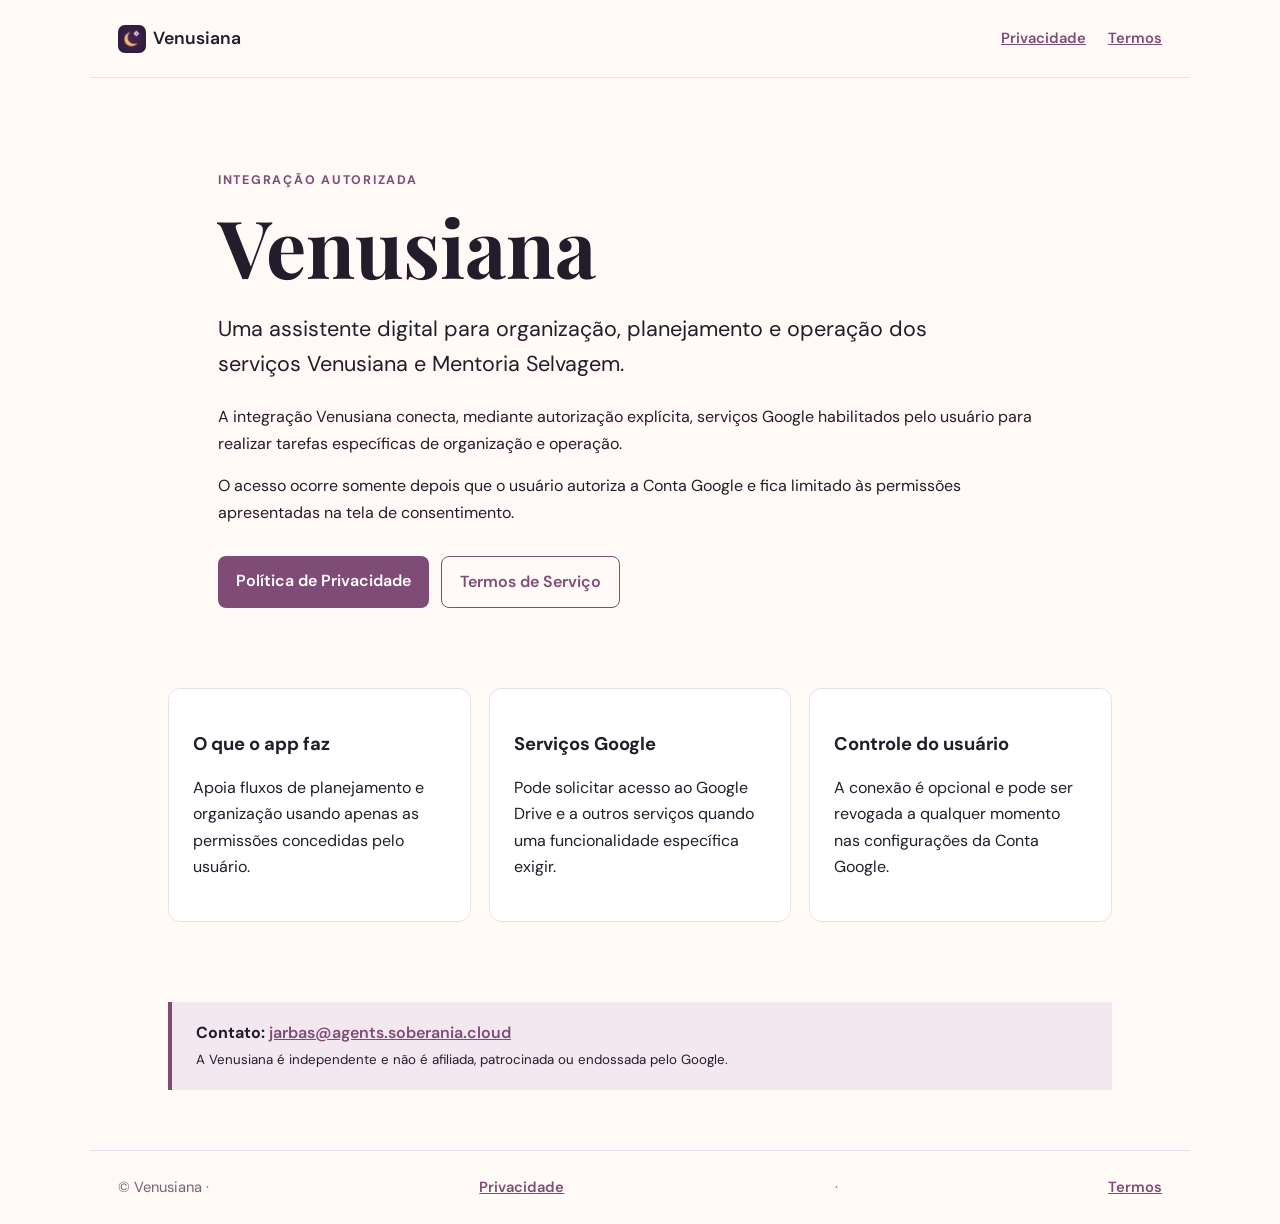
<file: index.html>
<!doctype html>
<html lang="pt-BR">
<head>
  <meta charset="utf-8"><meta name="viewport" content="width=device-width, initial-scale=1">
  <meta name="description" content="Informações sobre o app Venusiana e sua integração autorizada com serviços Google.">
  <title>Venusiana — Integração com serviços Google</title><link rel="icon" type="image/png" href="/venusiana-logo.png"><link rel="stylesheet" href="/styles.css">
</head>
<body>
<header><a class="brand" href="/"><img src="/venusiana-logo.png" alt="" width="28" height="28"> Venusiana</a><nav><a href="/privacy">Privacidade</a><a href="/terms">Termos</a></nav></header>
<main>
<section class="hero"><p class="eyebrow">Integração autorizada</p><h1>Venusiana</h1><p class="lead">Uma assistente digital para organização, planejamento e operação dos serviços Venusiana e Mentoria Selvagem.</p><p>A integração Venusiana conecta, mediante autorização explícita, serviços Google habilitados pelo usuário para realizar tarefas específicas de organização e operação.</p><p>O acesso ocorre somente depois que o usuário autoriza a Conta Google e fica limitado às permissões apresentadas na tela de consentimento.</p><div class="actions"><a class="button" href="/privacy">Política de Privacidade</a><a class="button secondary" href="/terms">Termos de Serviço</a></div></section>
<section class="grid"><article><h2>O que o app faz</h2><p>Apoia fluxos de planejamento e organização usando apenas as permissões concedidas pelo usuário.</p></article><article><h2>Serviços Google</h2><p>Pode solicitar acesso ao Google Drive e a outros serviços quando uma funcionalidade específica exigir.</p></article><article><h2>Controle do usuário</h2><p>A conexão é opcional e pode ser revogada a qualquer momento nas configurações da Conta Google.</p></article></section>
<section class="notice"><strong>Contato:</strong> <a href="mailto:jarbas@agents.soberania.cloud">jarbas@agents.soberania.cloud</a><br><small>A Venusiana é independente e não é afiliada, patrocinada ou endossada pelo Google.</small></section>
</main><footer>© Venusiana · <a href="/privacy">Privacidade</a> · <a href="/terms">Termos</a></footer>
</body></html>
</file>
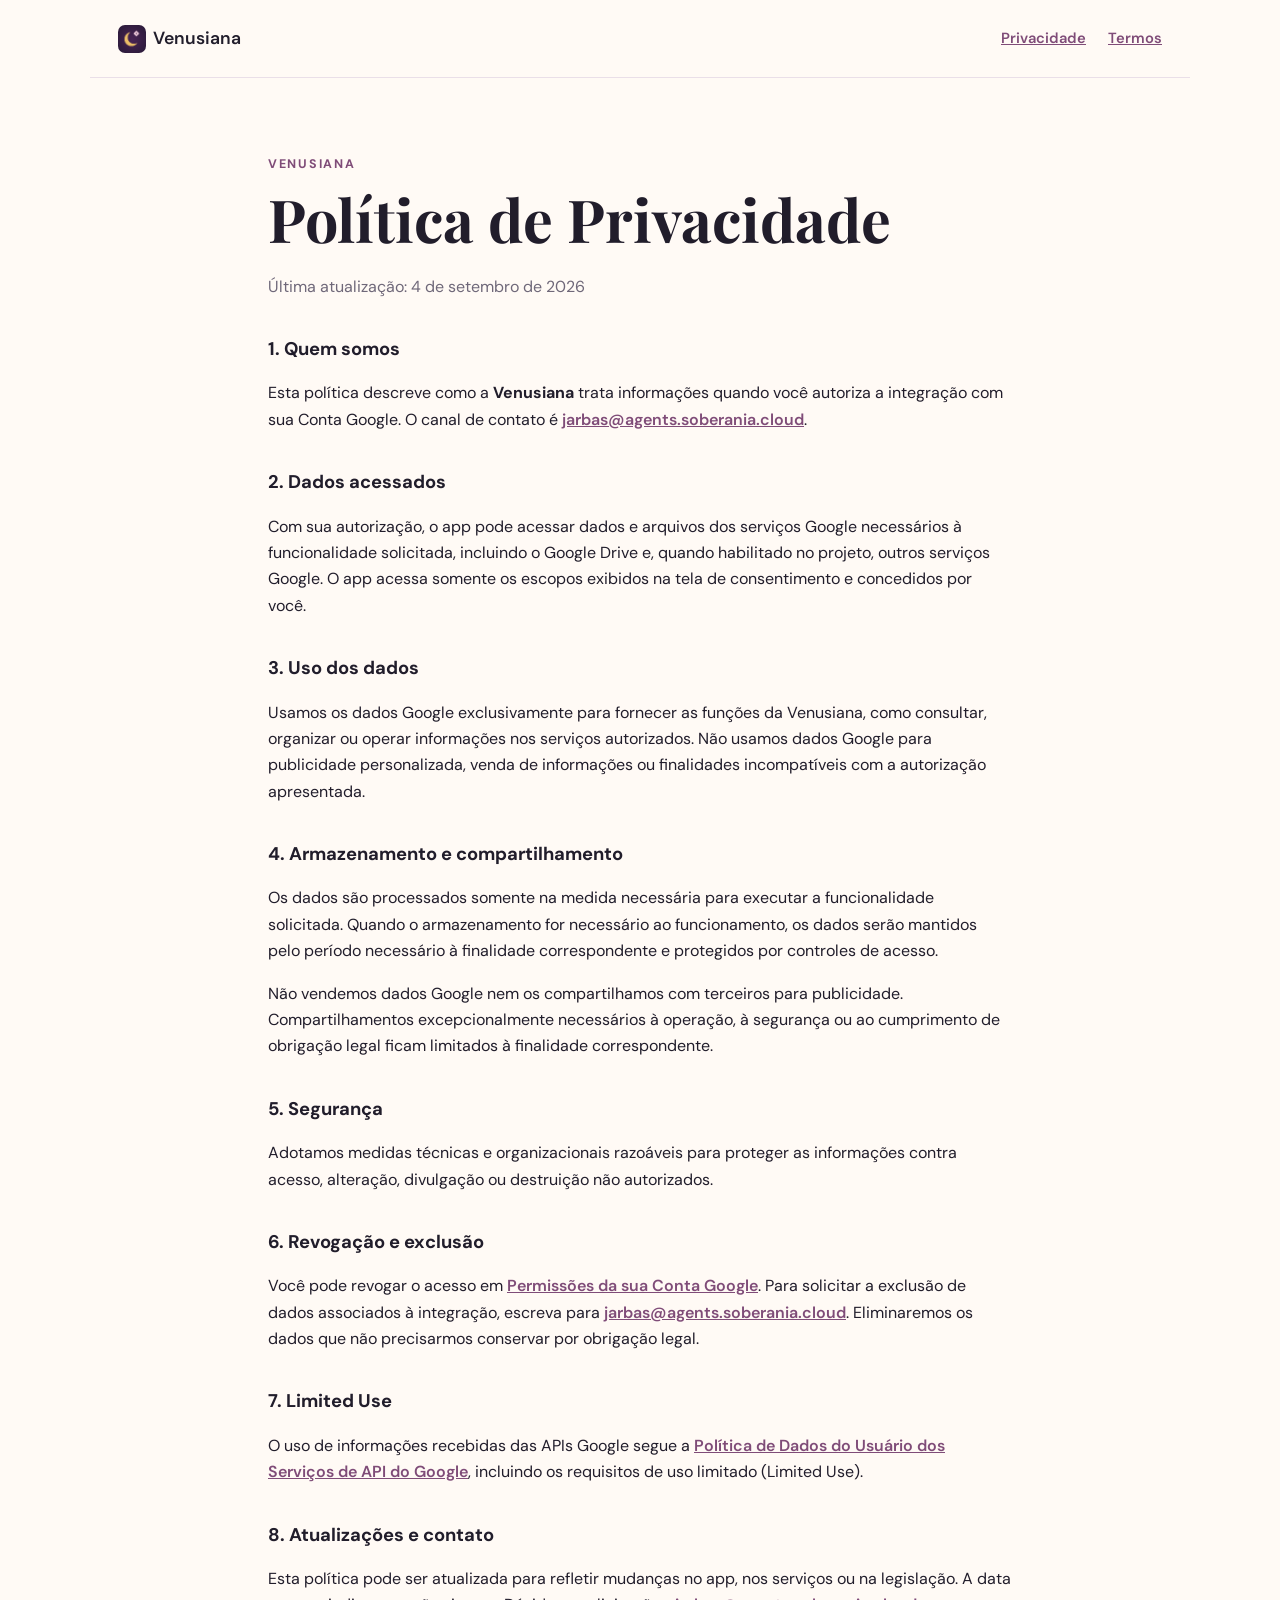
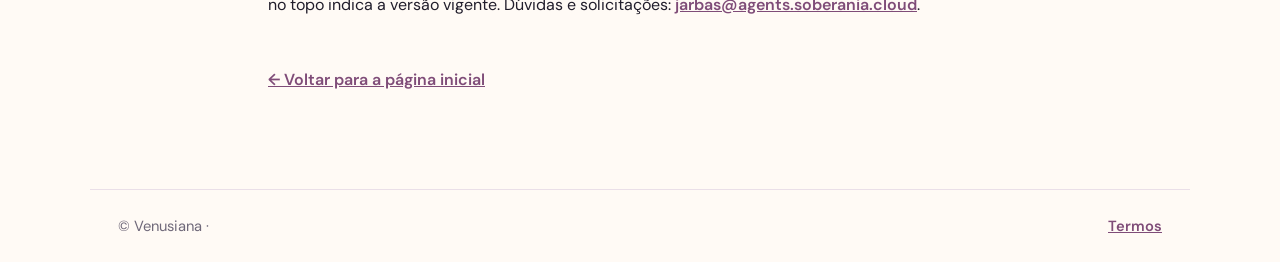
<file: privacy/index.html>
<!doctype html><html lang="pt-BR"><head><meta charset="utf-8"><meta name="viewport" content="width=device-width, initial-scale=1"><meta name="description" content="Política de Privacidade da integração Venusiana."><title>Política de Privacidade — Venusiana</title><link rel="icon" type="image/png" href="/venusiana-logo.png"><link rel="stylesheet" href="/styles.css"></head><body><header><a class="brand" href="/"><img src="/venusiana-logo.png" alt="" width="28" height="28"> Venusiana</a><nav><a href="/privacy">Privacidade</a><a href="/terms">Termos</a></nav></header><main class="document"><p class="eyebrow">Venusiana</p><h1>Política de Privacidade</h1><p class="muted">Última atualização: 4 de setembro de 2026</p><h2>1. Quem somos</h2><p>Esta política descreve como a <strong>Venusiana</strong> trata informações quando você autoriza a integração com sua Conta Google. O canal de contato é <a href="mailto:jarbas@agents.soberania.cloud">jarbas@agents.soberania.cloud</a>.</p><h2>2. Dados acessados</h2><p>Com sua autorização, o app pode acessar dados e arquivos dos serviços Google necessários à funcionalidade solicitada, incluindo o Google Drive e, quando habilitado no projeto, outros serviços Google. O app acessa somente os escopos exibidos na tela de consentimento e concedidos por você.</p><h2>3. Uso dos dados</h2><p>Usamos os dados Google exclusivamente para fornecer as funções da Venusiana, como consultar, organizar ou operar informações nos serviços autorizados. Não usamos dados Google para publicidade personalizada, venda de informações ou finalidades incompatíveis com a autorização apresentada.</p><h2>4. Armazenamento e compartilhamento</h2><p>Os dados são processados somente na medida necessária para executar a funcionalidade solicitada. Quando o armazenamento for necessário ao funcionamento, os dados serão mantidos pelo período necessário à finalidade correspondente e protegidos por controles de acesso.</p><p>Não vendemos dados Google nem os compartilhamos com terceiros para publicidade. Compartilhamentos excepcionalmente necessários à operação, à segurança ou ao cumprimento de obrigação legal ficam limitados à finalidade correspondente.</p><h2>5. Segurança</h2><p>Adotamos medidas técnicas e organizacionais razoáveis para proteger as informações contra acesso, alteração, divulgação ou destruição não autorizados.</p><h2>6. Revogação e exclusão</h2><p>Você pode revogar o acesso em <a href="https://myaccount.google.com/permissions" rel="noopener">Permissões da sua Conta Google</a>. Para solicitar a exclusão de dados associados à integração, escreva para <a href="mailto:jarbas@agents.soberania.cloud">jarbas@agents.soberania.cloud</a>. Eliminaremos os dados que não precisarmos conservar por obrigação legal.</p><h2>7. Limited Use</h2><p>O uso de informações recebidas das APIs Google segue a <a href="https://developers.google.com/terms/api-services-user-data-policy" rel="noopener">Política de Dados do Usuário dos Serviços de API do Google</a>, incluindo os requisitos de uso limitado (Limited Use).</p><h2>8. Atualizações e contato</h2><p>Esta política pode ser atualizada para refletir mudanças no app, nos serviços ou na legislação. A data no topo indica a versão vigente. Dúvidas e solicitações: <a href="mailto:jarbas@agents.soberania.cloud">jarbas@agents.soberania.cloud</a>.</p><p class="back"><a href="/">← Voltar para a página inicial</a></p></main><footer>© Venusiana · <a href="/terms">Termos</a></footer></body></html>
</file>
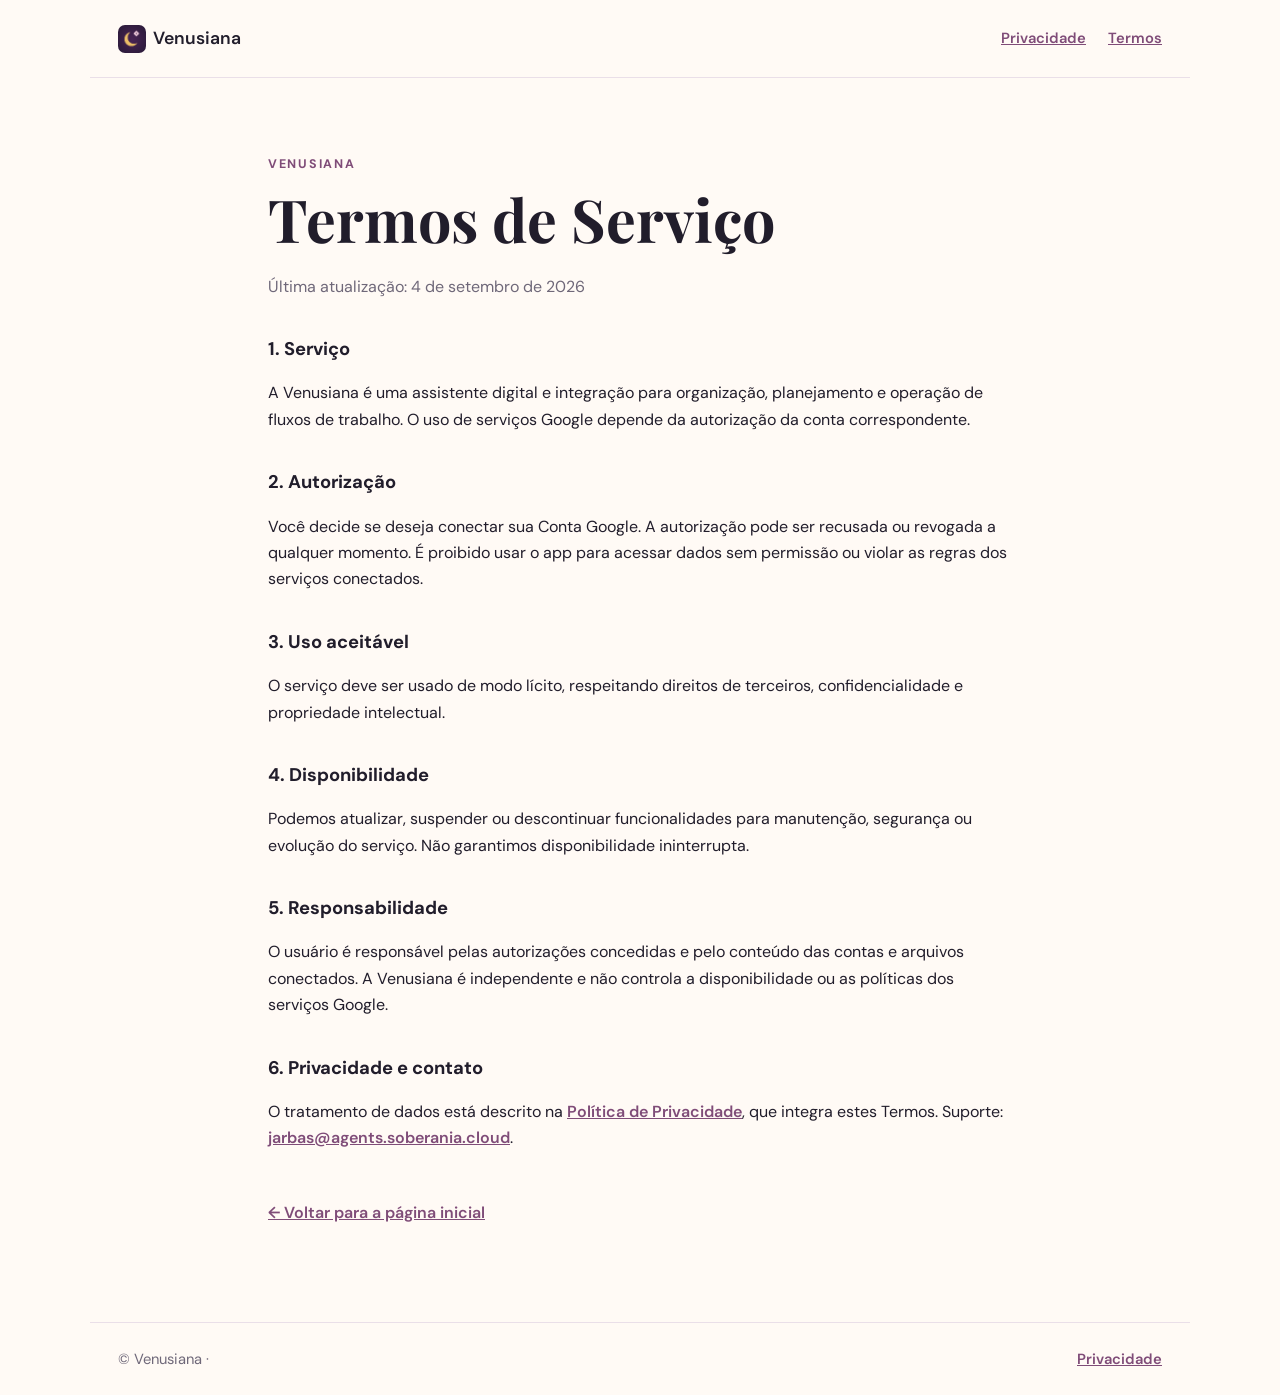
<file: terms/index.html>
<!doctype html><html lang="pt-BR"><head><meta charset="utf-8"><meta name="viewport" content="width=device-width, initial-scale=1"><meta name="description" content="Termos de Serviço da integração Venusiana."><title>Termos de Serviço — Venusiana</title><link rel="icon" type="image/png" href="/venusiana-logo.png"><link rel="stylesheet" href="/styles.css"></head><body><header><a class="brand" href="/"><img src="/venusiana-logo.png" alt="" width="28" height="28"> Venusiana</a><nav><a href="/privacy">Privacidade</a><a href="/terms">Termos</a></nav></header><main class="document"><p class="eyebrow">Venusiana</p><h1>Termos de Serviço</h1><p class="muted">Última atualização: 4 de setembro de 2026</p><h2>1. Serviço</h2><p>A Venusiana é uma assistente digital e integração para organização, planejamento e operação de fluxos de trabalho. O uso de serviços Google depende da autorização da conta correspondente.</p><h2>2. Autorização</h2><p>Você decide se deseja conectar sua Conta Google. A autorização pode ser recusada ou revogada a qualquer momento. É proibido usar o app para acessar dados sem permissão ou violar as regras dos serviços conectados.</p><h2>3. Uso aceitável</h2><p>O serviço deve ser usado de modo lícito, respeitando direitos de terceiros, confidencialidade e propriedade intelectual.</p><h2>4. Disponibilidade</h2><p>Podemos atualizar, suspender ou descontinuar funcionalidades para manutenção, segurança ou evolução do serviço. Não garantimos disponibilidade ininterrupta.</p><h2>5. Responsabilidade</h2><p>O usuário é responsável pelas autorizações concedidas e pelo conteúdo das contas e arquivos conectados. A Venusiana é independente e não controla a disponibilidade ou as políticas dos serviços Google.</p><h2>6. Privacidade e contato</h2><p>O tratamento de dados está descrito na <a href="/privacy">Política de Privacidade</a>, que integra estes Termos. Suporte: <a href="mailto:jarbas@agents.soberania.cloud">jarbas@agents.soberania.cloud</a>.</p><p class="back"><a href="/">← Voltar para a página inicial</a></p></main><footer>© Venusiana · <a href="/privacy">Privacidade</a></footer></body></html>
</file>
<file: styles.css>
@import url('https://fonts.googleapis.com/css2?family=DM+Sans:wght@400;500;700&family=Playfair+Display:wght@600;700&display=swap');:root{--ink:#211d2b;--muted:#6f6879;--paper:#fffaf5;--accent:#7f4c78;--line:#eadfe8}*{box-sizing:border-box}body{margin:0;background:var(--paper);color:var(--ink);font-family:'DM Sans',system-ui,sans-serif;line-height:1.65}a{color:var(--accent);font-weight:600}header,footer{max-width:1100px;margin:auto;padding:24px 28px;display:flex;justify-content:space-between;gap:20px;align-items:center}header{border-bottom:1px solid var(--line)}nav{display:flex;gap:22px;font-size:.92rem}.brand{text-decoration:none;color:var(--ink);font-size:1.1rem;display:flex;align-items:center;gap:7px}.brand img{border-radius:7px}.hero,.grid,.document{max-width:1000px;margin:auto;padding:80px 28px}.hero{max-width:900px}.eyebrow{text-transform:uppercase;letter-spacing:.14em;color:var(--accent);font-weight:700;font-size:.78rem}.hero h1,.document h1{font-family:'Playfair Display',Georgia,serif;font-size:clamp(2.6rem,7vw,5rem);line-height:1.05;margin:12px 0 24px}.lead{font-size:1.35rem;max-width:720px}.actions{display:flex;flex-wrap:wrap;gap:12px;margin-top:30px}.button{display:inline-block;background:var(--accent);color:#fff;padding:12px 18px;border-radius:8px;text-decoration:none}.secondary{background:transparent;color:var(--accent);border:1px solid var(--accent)}.grid{display:grid;grid-template-columns:repeat(3,1fr);gap:18px;padding-top:0}.grid article{border:1px solid var(--line);background:#fff;padding:24px;border-radius:12px}.grid h2,.document h2{font-size:1.15rem}.notice{max-width:944px;margin:0 auto 60px;padding:18px 24px;background:#f4e8f0;border-left:4px solid var(--accent)}.document{max-width:800px;padding-top:64px}.document h1{font-size:clamp(2.2rem,5vw,3.7rem)}.document h2{margin-top:34px}.muted{color:var(--muted)}.back{margin-top:48px}footer{border-top:1px solid var(--line);color:var(--muted);font-size:.92rem}@media(max-width:700px){.grid{grid-template-columns:1fr}header,footer,.hero,.grid,.document{padding-left:20px;padding-right:20px}header,footer{align-items:flex-start;flex-direction:column}}
</file>
